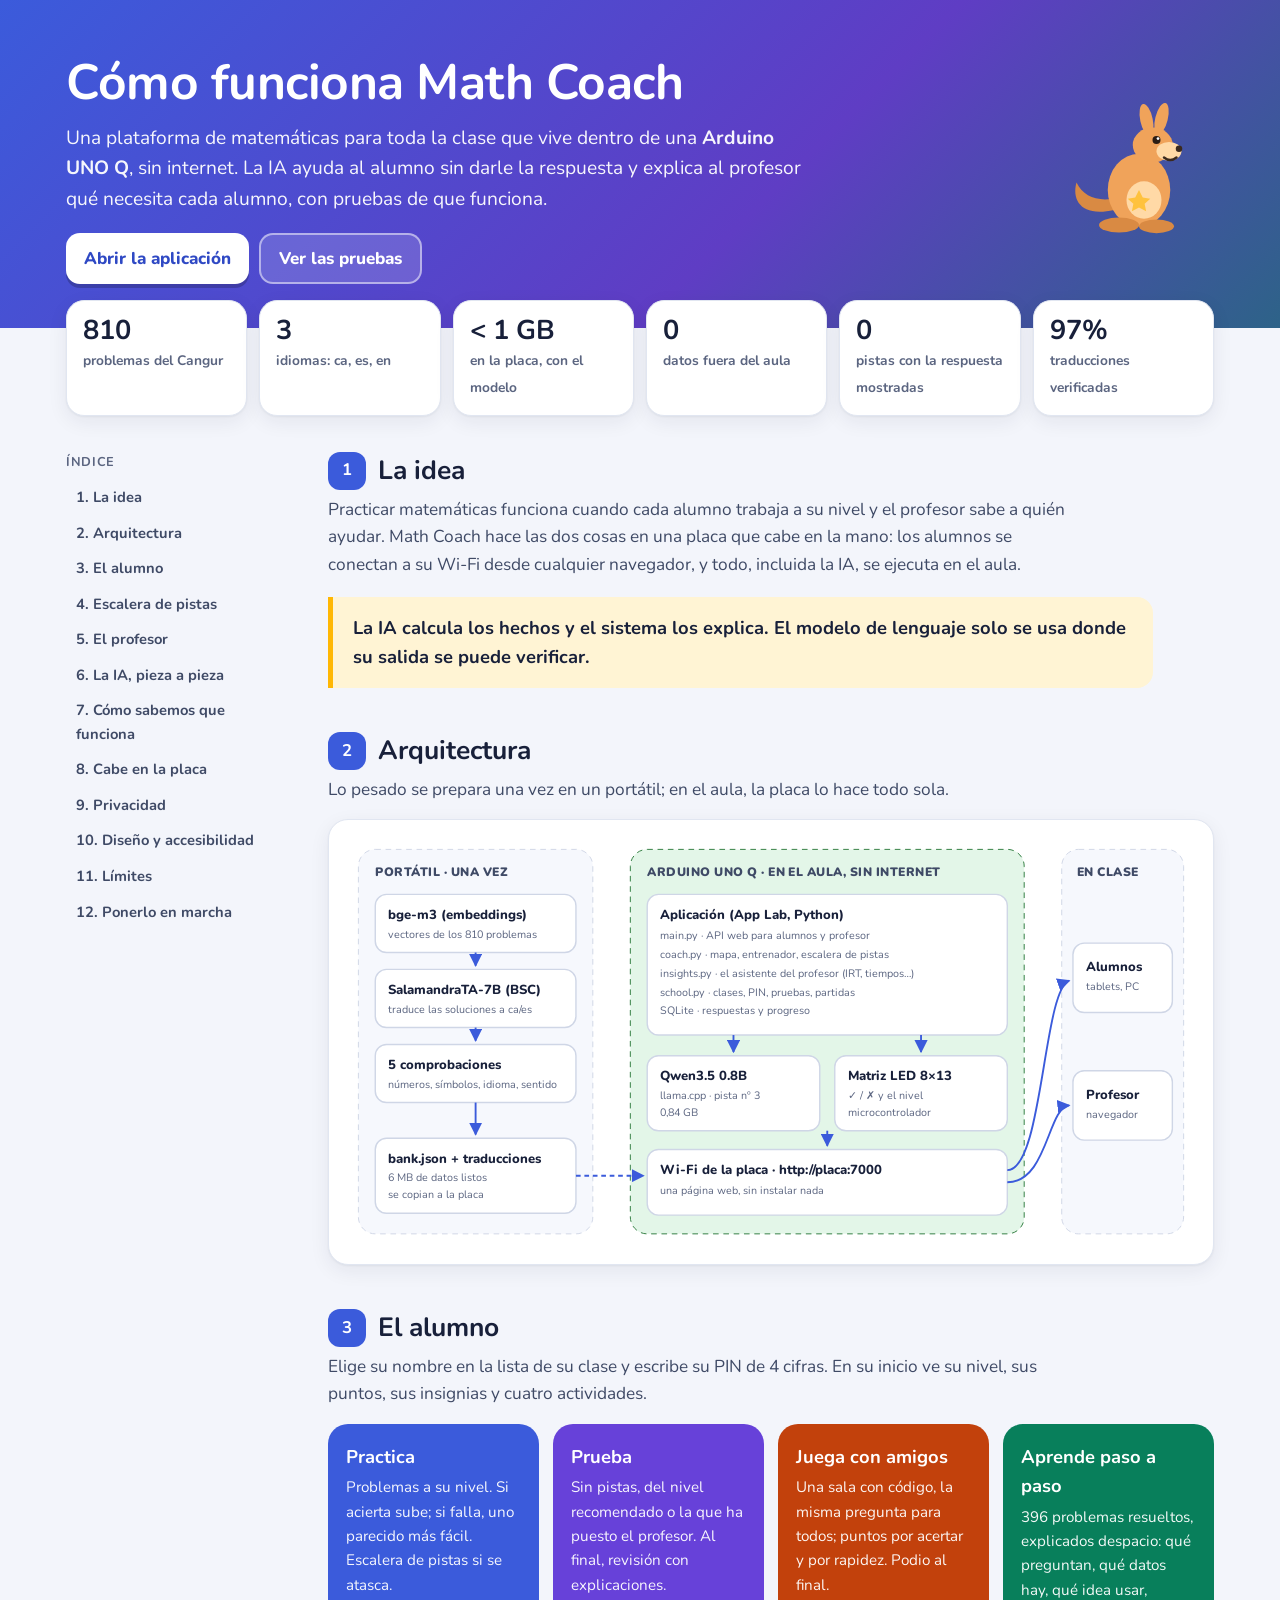
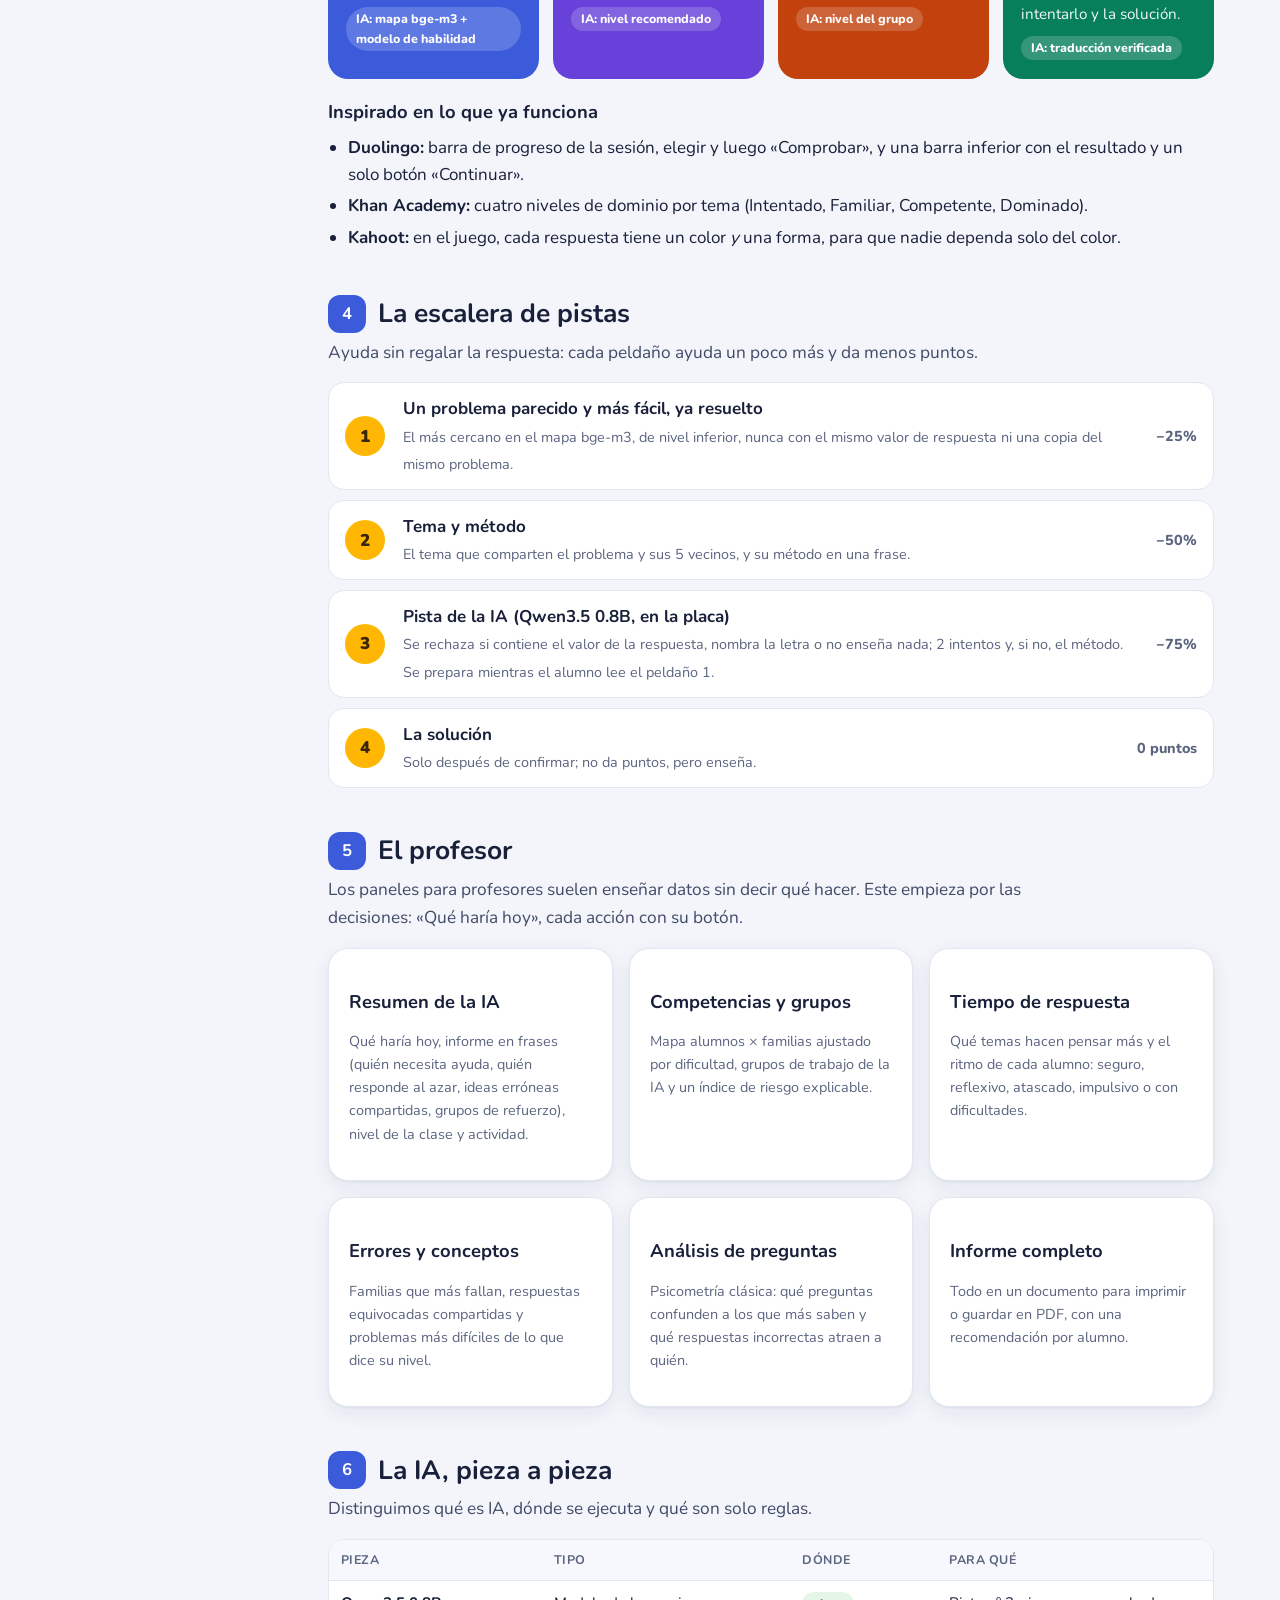
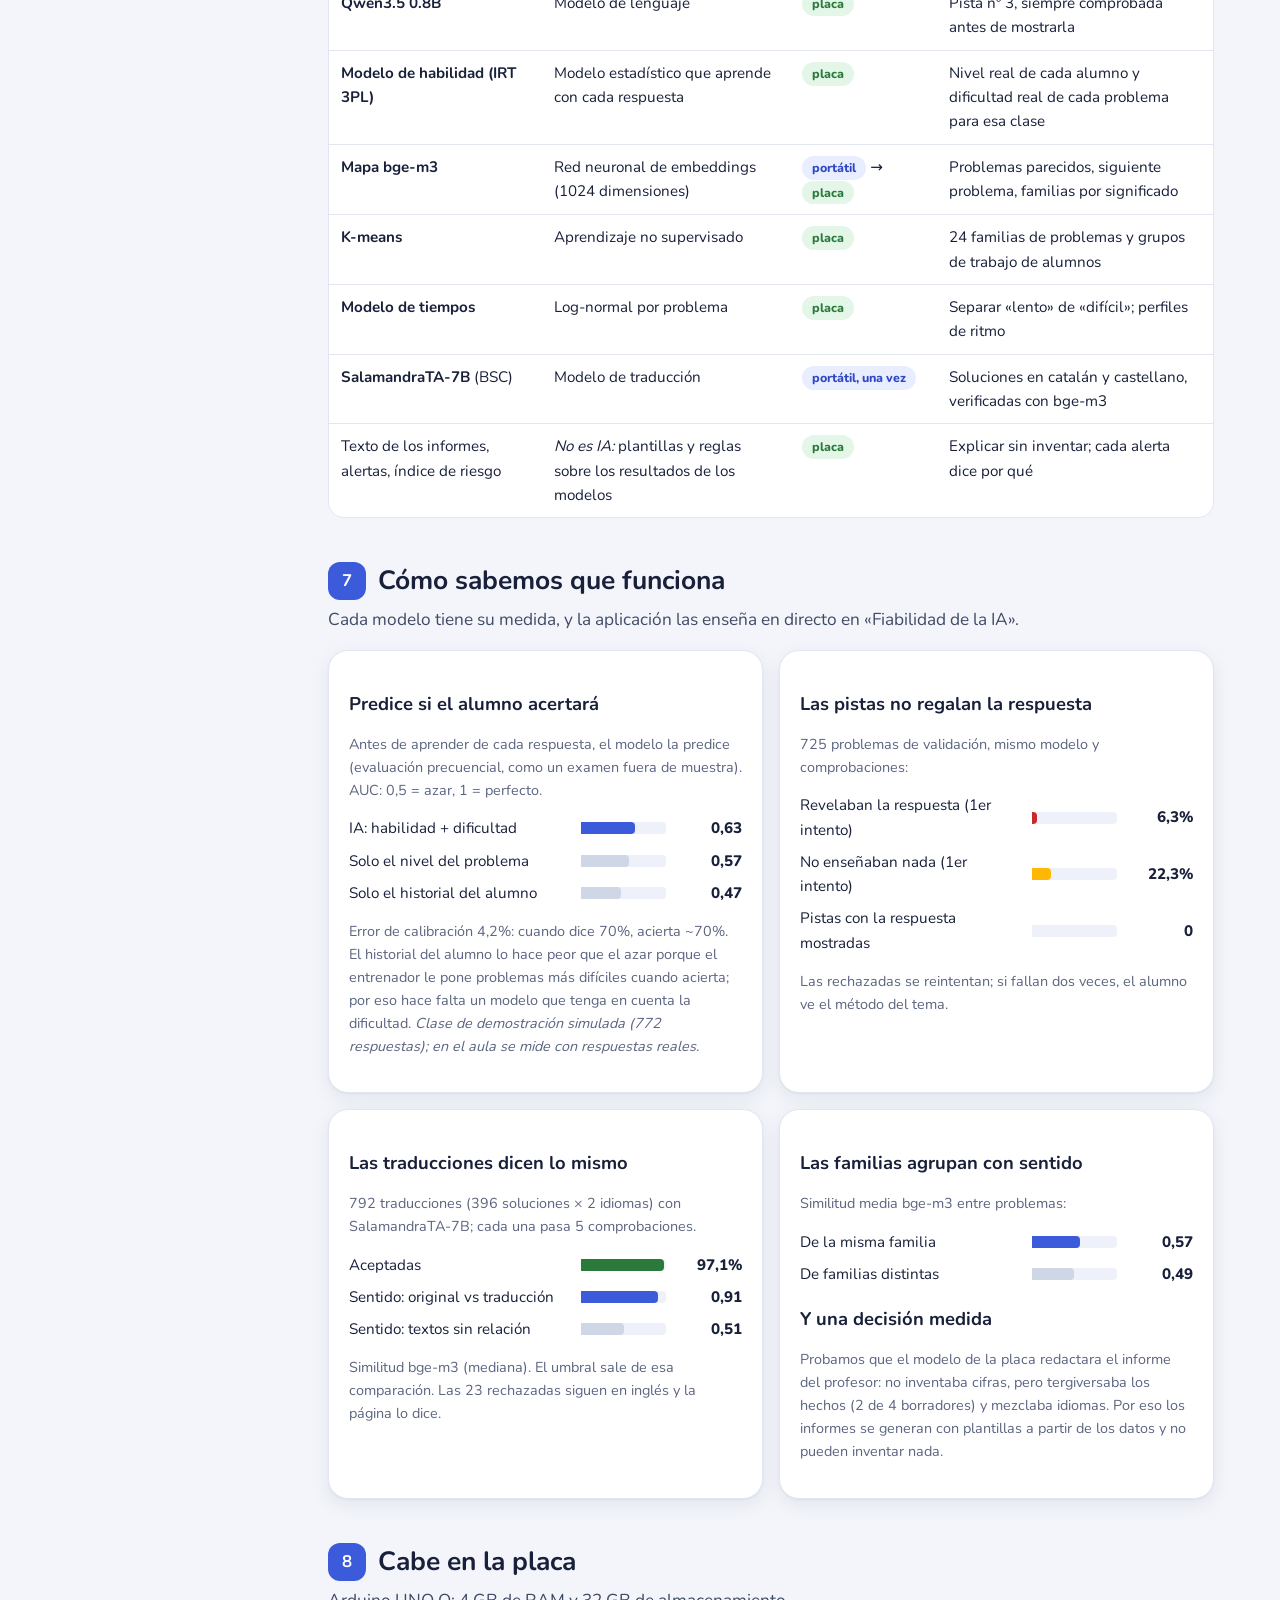
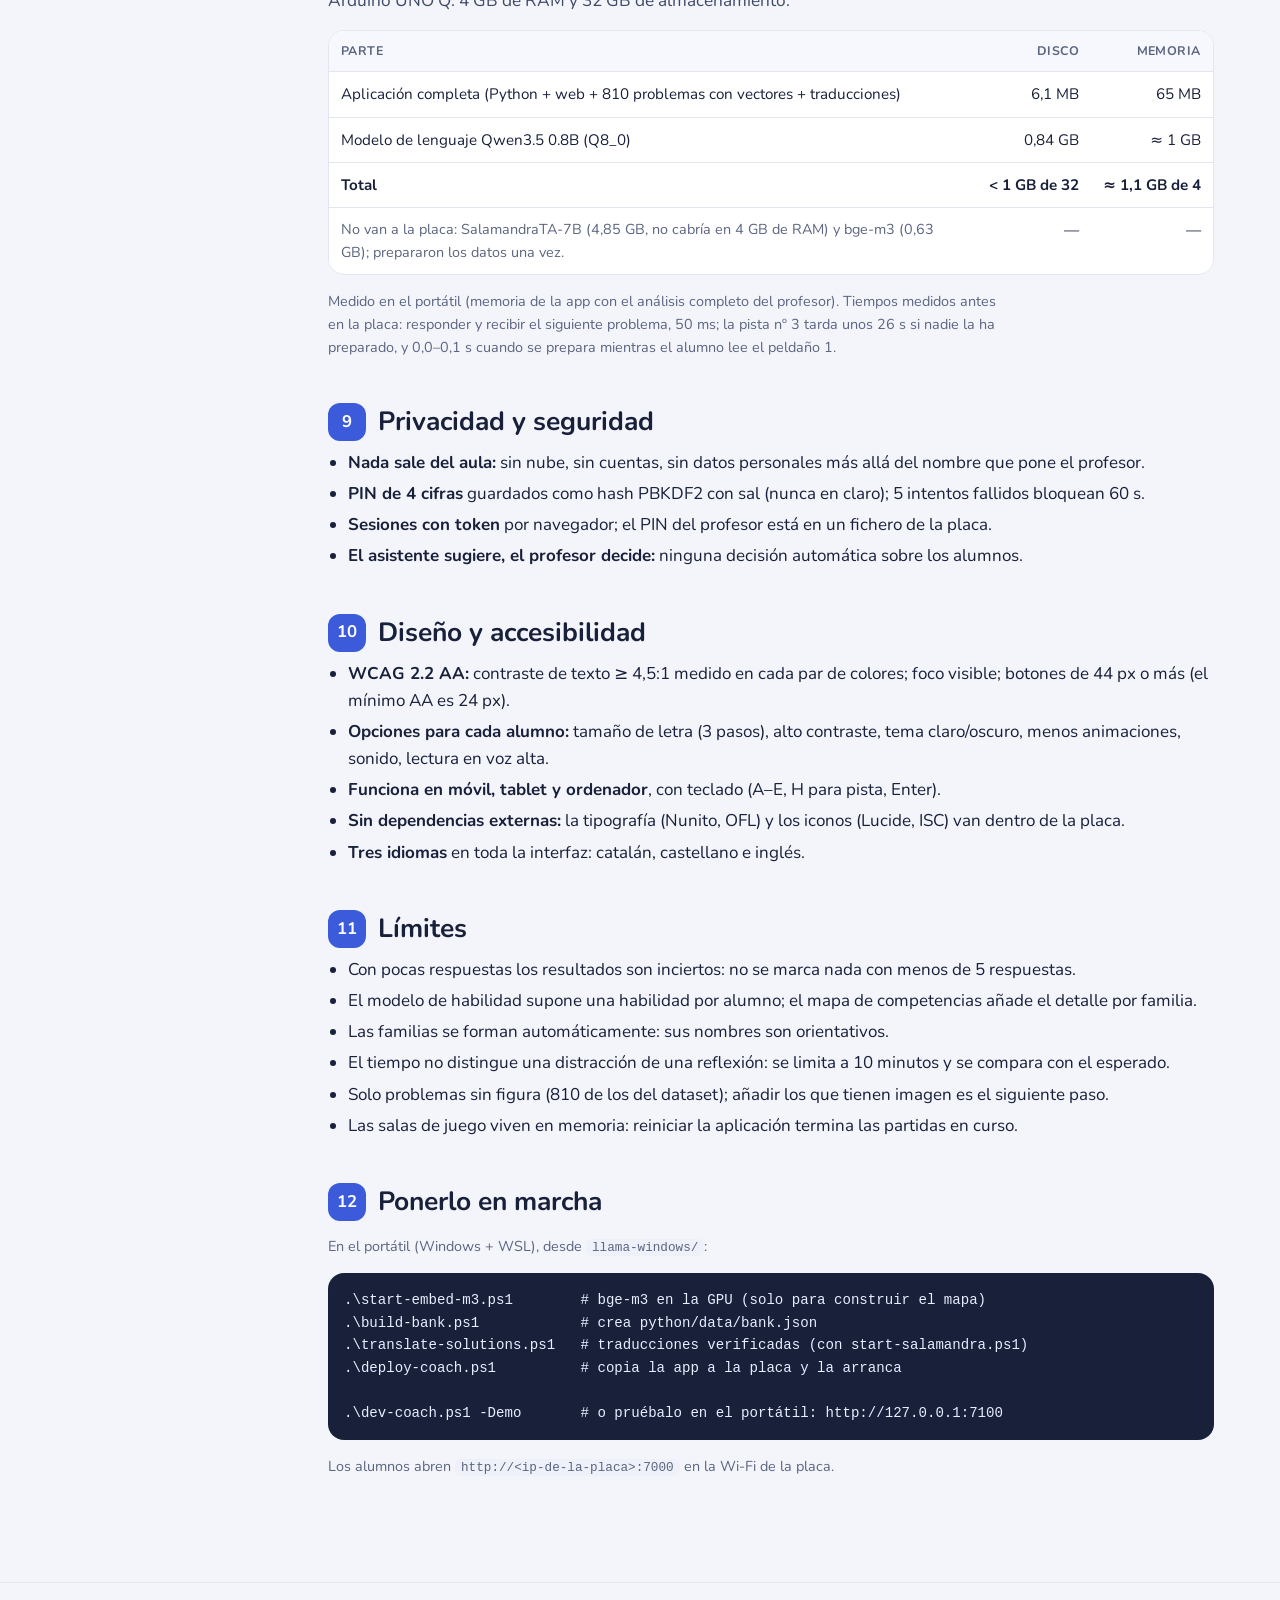
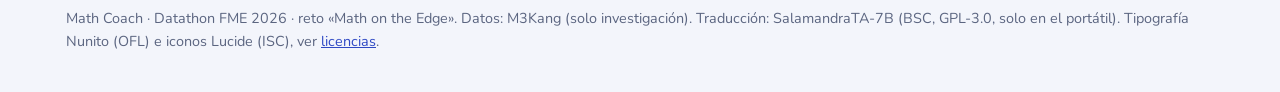
<file: teach/app/math-coach/assets/como-funciona.html>
<!doctype html>
<html lang="es">
<head>
<meta charset="utf-8">
<meta name="viewport" content="width=device-width, initial-scale=1">
<title>Cómo funciona Math Coach</title>
<meta name="description" content="Math Coach: plataforma de matemáticas para toda la clase con IA que funciona dentro de una Arduino UNO Q, sin internet.">
<style>
@font-face { font-family: "Nunito"; font-style: normal; font-display: swap; font-weight: 200 1000;
  src: url("fonts/nunito-latin-wght-normal.woff2") format("woff2-variations"); unicode-range: U+0000-00FF, U+0131, U+0152-0153, U+2000-206F, U+20AC, U+2122, U+2190-2193, U+2212; }
@font-face { font-family: "Nunito"; font-style: normal; font-display: swap; font-weight: 200 1000;
  src: url("fonts/nunito-latin-ext-wght-normal.woff2") format("woff2-variations"); unicode-range: U+0100-02FF, U+1E00-1EFF, U+2C60-2C7F, U+A720-A7FF; }
:root {
  --bg: #f3f5fb; --surface: #ffffff; --surface-2: #f6f8fd; --surface-3: #eef1f9; --ink: #18203a; --ink-2: #3f4a66; --muted: #5b6580;
  --line: #e1e6f1; --line-2: #cfd6e6; --brand: #3b5bdb; --brand-ink: #2f49c4; --brand-soft: #e8edff; --good: #2b7a3b; --good-soft: #e3f6e8;
  --bad: #c92a2a; --bad-soft: #fde8ef; --sun: #ffb703; --sun-soft: #fff4d4; --sun-ink: #8a5a00; --test: #6741d9; --game: #c2410c; --learn: #087f5b;
  --shadow: 0 1px 2px rgba(24, 32, 58, .05), 0 6px 20px rgba(24, 32, 58, .07);
  --font: "Nunito", ui-rounded, "Segoe UI", system-ui, -apple-system, Roboto, Arial, sans-serif; color-scheme: light;
}
@media (prefers-color-scheme: dark) {
  :root:not([data-theme="light"]) {
    --bg: #0f1424; --surface: #182036; --surface-2: #1d2640; --surface-3: #232d4b; --ink: #eef1fb; --ink-2: #c3cae0; --muted: #a3abc4;
    --line: #2a3452; --line-2: #39456a; --brand: #7591ff; --brand-ink: #9fb2ff; --brand-soft: #23305e; --good: #51cf66; --good-soft: #17351f;
    --bad: #ff8787; --bad-soft: #3d1a29; --sun-soft: #3b3115; --sun-ink: #ffd677; --shadow: 0 1px 2px rgba(0,0,0,.3), 0 6px 20px rgba(0,0,0,.25); color-scheme: dark;
  }
}
:root[data-theme="dark"] {
  --bg: #0f1424; --surface: #182036; --surface-2: #1d2640; --surface-3: #232d4b; --ink: #eef1fb; --ink-2: #c3cae0; --muted: #a3abc4;
  --line: #2a3452; --line-2: #39456a; --brand: #7591ff; --brand-ink: #9fb2ff; --brand-soft: #23305e; --good: #51cf66; --good-soft: #17351f;
  --bad: #ff8787; --bad-soft: #3d1a29; --sun-soft: #3b3115; --sun-ink: #ffd677; --shadow: 0 1px 2px rgba(0,0,0,.3), 0 6px 20px rgba(0,0,0,.25); color-scheme: dark;
}
* { box-sizing: border-box; }
html { scroll-behavior: smooth; }
@media (prefers-reduced-motion: reduce) { html { scroll-behavior: auto; } }
body { margin: 0; font-family: var(--font); color: var(--ink); background: var(--bg); line-height: 1.6; font-size: 17px; }
a { color: var(--brand-ink); }
.wrap { max-width: 1180px; margin: 0 auto; padding: 0 16px; }
header.hero { background: linear-gradient(135deg, #3b5bdb 0%, #5f3dc4 60%, #087f5b 130%); color: #fff; padding: 56px 0 44px; }
.hero .wrap { display: grid; grid-template-columns: 1fr auto; gap: 24px; align-items: center; }
.hero h1 { font-size: clamp(2rem, 5vw, 3.1rem); line-height: 1.1; margin: 0 0 12px; letter-spacing: -.01em; }
.hero p { font-size: 1.2rem; max-width: 62ch; margin: 0 0 18px; opacity: .95; }
.hero svg { width: 150px; height: 150px; }
.hero .cta { display: flex; gap: 10px; flex-wrap: wrap; }
.btn { display: inline-flex; align-items: center; gap: 8px; min-height: 44px; padding: 10px 18px; border-radius: 14px; font-weight: 800; text-decoration: none;
  background: #fff; color: #2f49c4; box-shadow: 0 4px 0 rgba(0, 0, 0, .2); }
.btn.ghost { background: rgba(255, 255, 255, .15); color: #fff; box-shadow: none; border: 2px solid rgba(255, 255, 255, .5); }
@media (max-width: 700px) { .hero .wrap { grid-template-columns: 1fr; } .hero svg { display: none; } }
.kpis { display: grid; grid-template-columns: repeat(6, minmax(0, 1fr)); gap: 12px; margin: -28px 0 0; position: relative; }
@media (max-width: 960px) { .kpis { grid-template-columns: repeat(3, minmax(0, 1fr)); } }
@media (max-width: 520px) { .kpis { grid-template-columns: repeat(2, minmax(0, 1fr)); } }
.kpi { background: var(--surface); border: 1px solid var(--line); border-radius: 18px; padding: 14px 16px; box-shadow: var(--shadow); }
.kpi b { display: block; font-size: 1.7rem; line-height: 1.15; font-variant-numeric: tabular-nums; }
.kpi span { color: var(--muted); font-size: .86rem; font-weight: 700; }
.layout { display: grid; grid-template-columns: 230px minmax(0, 1fr); gap: 32px; margin: 36px auto 60px; }
@media (max-width: 900px) { .layout { grid-template-columns: 1fr; } nav.toc { display: none; } }
nav.toc { position: sticky; top: 16px; align-self: start; font-size: .92rem; }
nav.toc b { display: block; margin-bottom: 8px; color: var(--muted); font-size: .8rem; text-transform: uppercase; letter-spacing: .05em; }
nav.toc a { display: block; padding: 6px 10px; border-radius: 10px; color: var(--ink-2); text-decoration: none; font-weight: 700; }
nav.toc a:hover { background: var(--surface-3); }
section { margin-bottom: 44px; scroll-margin-top: 16px; }
h2 { font-size: 1.65rem; line-height: 1.2; margin: 0 0 6px; display: flex; gap: 12px; align-items: center; }
h2 .n { width: 38px; height: 38px; border-radius: 12px; background: var(--brand); color: #fff; display: grid; place-items: center; font-size: 1.05rem; flex: none; }
h3 { font-size: 1.15rem; margin: 18px 0 6px; }
.lead { color: var(--ink-2); font-size: 1.08rem; margin: 0 0 16px; max-width: 75ch; }
p { max-width: 75ch; }
.card { background: var(--surface); border: 1px solid var(--line); border-radius: 20px; padding: 20px; box-shadow: var(--shadow); }
.grid2 { display: grid; gap: 16px; grid-template-columns: repeat(2, minmax(0, 1fr)); }
.grid3 { display: grid; gap: 16px; grid-template-columns: repeat(3, minmax(0, 1fr)); }
.grid4 { display: grid; gap: 14px; grid-template-columns: repeat(4, minmax(0, 1fr)); }
@media (max-width: 860px) { .grid2, .grid3, .grid4 { grid-template-columns: 1fr; } }
.quote { border-left: 5px solid var(--sun); background: var(--sun-soft); color: var(--ink); padding: 16px 20px; border-radius: 0 16px 16px 0; font-size: 1.15rem; font-weight: 700; }
.act { border-radius: 20px; padding: 18px; color: #fff; }
.act b { font-size: 1.15rem; display: block; margin-bottom: 4px; }
.act p { margin: 0; font-size: .95rem; opacity: .95; }
.act .ai { display: inline-block; margin-top: 10px; font-size: .78rem; font-weight: 800; background: rgba(255,255,255,.18); border-radius: 99px; padding: 2px 10px; }
.a1 { background: #3b5bdb; } .a2 { background: #6741d9; } .a3 { background: #c2410c; } .a4 { background: #087f5b; }
table { width: 100%; border-collapse: collapse; font-size: .95rem; background: var(--surface); }
.tw { overflow-x: auto; border: 1px solid var(--line); border-radius: 16px; }
th { text-align: left; font-size: .78rem; text-transform: uppercase; letter-spacing: .04em; color: var(--muted); background: var(--surface-2); padding: 10px 12px; border-bottom: 1px solid var(--line); }
td { padding: 10px 12px; border-bottom: 1px solid var(--line); vertical-align: top; }
tr:last-child td { border-bottom: 0; }
td.num, th.num { text-align: right; font-variant-numeric: tabular-nums; white-space: nowrap; }
.tag { display: inline-block; font-size: .78rem; font-weight: 800; border-radius: 99px; padding: 2px 10px; background: var(--surface-3); color: var(--ink-2); white-space: nowrap; }
.tag.board { background: var(--good-soft); color: var(--good); } .tag.laptop { background: var(--brand-soft); color: var(--brand-ink); }
.ladder { display: grid; gap: 10px; }
.rung { display: grid; grid-template-columns: 44px 1fr auto; gap: 14px; align-items: center; background: var(--surface); border: 1px solid var(--line); border-radius: 16px; padding: 12px 16px; }
.rung .k { width: 40px; height: 40px; border-radius: 50%; background: var(--sun); color: #3a2600; display: grid; place-items: center; font-weight: 900; }
.rung .c { font-weight: 800; color: var(--muted); font-size: .9rem; }
.bar { height: 12px; background: var(--surface-3); border-radius: 0 4px 4px 0; overflow: hidden; }
.bar i { display: block; height: 100%; background: var(--brand); border-radius: 0 4px 4px 0; }
.metric { display: grid; grid-template-columns: 220px 1fr 64px; gap: 12px; align-items: center; margin: 8px 0; font-size: .95rem; }
.metric .v { font-weight: 800; text-align: right; font-variant-numeric: tabular-nums; }
@media (max-width: 600px) { .metric { grid-template-columns: 1fr 64px; } .metric .bar { grid-column: 1 / -1; grid-row: 2; } }
.diagram { width: 100%; height: auto; display: block; }
.diagram .box { fill: var(--surface); stroke: var(--line-2); stroke-width: 1.5; }
.diagram .zone { fill: var(--surface-2); stroke: var(--line-2); stroke-dasharray: 6 5; }
.diagram .zone.board { fill: var(--good-soft); stroke: var(--good); }
.diagram text { fill: var(--ink); font-family: var(--font); font-size: 13px; }
.diagram .t { font-weight: 800; font-size: 14px; }
.diagram .s { fill: var(--muted); font-size: 11.5px; }
.diagram .z { font-weight: 900; font-size: 13px; fill: var(--ink-2); letter-spacing: .04em; }
.diagram .arrow { stroke: var(--brand); stroke-width: 2; fill: none; marker-end: url(#ah); }
.diagram .arrow.dash { stroke-dasharray: 5 4; }
.diagram #ah path { fill: var(--brand); }
.note { font-size: .9rem; color: var(--muted); }
ul.clean { padding-left: 20px; margin: 8px 0; } ul.clean li { margin: 4px 0; }
code { font-family: ui-monospace, Consolas, monospace; font-size: .88em; background: var(--surface-3); padding: 1px 6px; border-radius: 6px; }
pre { background: #18203a; color: #e8edff; padding: 16px; border-radius: 16px; overflow-x: auto; font-size: .88rem; }
footer { border-top: 1px solid var(--line); padding: 24px 0 40px; color: var(--muted); font-size: .9rem; }
:focus-visible { outline: 3px solid var(--brand); outline-offset: 2px; border-radius: 8px; }
@media print { header.hero { background: #3b5bdb !important; -webkit-print-color-adjust: exact; print-color-adjust: exact; } nav.toc { display: none; } .layout { display: block; } section { break-inside: avoid-page; } }
</style>
</head>
<body>
<svg width="0" height="0" style="position:absolute" aria-hidden="true">
  <symbol id="roo" viewBox="0 0 120 120">
    <path d="M40 92 C 14 98, 6 84, 10 70 C 16 82, 28 86, 44 82 Z" fill="#d98a43"/>
    <ellipse cx="60" cy="76" rx="25" ry="29" fill="#f0a35a"/><ellipse cx="64" cy="84" rx="14" ry="15" fill="#ffd9a6"/>
    <ellipse cx="44" cy="104" rx="16" ry="6" fill="#d98a43"/><ellipse cx="74" cy="105" rx="14" ry="5.5" fill="#d98a43"/>
    <ellipse cx="66" cy="20" rx="5" ry="13" fill="#f0a35a" transform="rotate(-12 66 20)"/><ellipse cx="78" cy="19" rx="5" ry="13" fill="#f0a35a" transform="rotate(14 78 19)"/>
    <ellipse cx="71" cy="40" rx="16" ry="14" fill="#f0a35a"/><ellipse cx="84" cy="45" rx="10" ry="7.5" fill="#ffd9a6"/>
    <circle cx="92" cy="43" r="2.6" fill="#3b2a1e"/><circle cx="74" cy="36" r="3.2" fill="#2b1d14"/><circle cx="75.2" cy="34.8" r="1.1" fill="#fff"/>
    <path d="M80 50 q 5 4 10 0" stroke="#3b2a1e" stroke-width="2" fill="none" stroke-linecap="round"/>
    <path d="M60 76 l3 6 l6 1 l-4.5 4 l1.2 6 l-5.7 -3 l-5.7 3 l1.2 -6 l-4.5 -4 l6 -1 z" fill="#ffc23d"/>
  </symbol>
</svg>

<header class="hero">
  <div class="wrap">
    <div>
      <h1>Cómo funciona Math Coach</h1>
      <p>Una plataforma de matemáticas para toda la clase que vive dentro de una <b>Arduino UNO Q</b>, sin internet. La IA ayuda al
        alumno sin darle la respuesta y explica al profesor qué necesita cada alumno, con pruebas de que funciona.</p>
      <div class="cta"><a class="btn" href="./">Abrir la aplicación</a><a class="btn ghost" href="#evidencia">Ver las pruebas</a></div>
    </div>
    <svg aria-hidden="true"><use href="#roo"/></svg>
  </div>
</header>

<div class="wrap">
  <div class="kpis" aria-label="Cifras clave">
    <div class="kpi"><b>810</b><span>problemas del Cangur</span></div>
    <div class="kpi"><b>3</b><span>idiomas: ca, es, en</span></div>
    <div class="kpi"><b>&lt; 1 GB</b><span>en la placa, con el modelo</span></div>
    <div class="kpi"><b>0</b><span>datos fuera del aula</span></div>
    <div class="kpi"><b>0</b><span>pistas con la respuesta mostradas</span></div>
    <div class="kpi"><b>97%</b><span>traducciones verificadas</span></div>
  </div>

  <div class="layout">
    <nav class="toc" aria-label="Índice">
      <b>Índice</b>
      <a href="#idea">1. La idea</a><a href="#arquitectura">2. Arquitectura</a><a href="#alumno">3. El alumno</a><a href="#pistas">4. Escalera de pistas</a>
      <a href="#profe">5. El profesor</a><a href="#ia">6. La IA, pieza a pieza</a><a href="#evidencia">7. Cómo sabemos que funciona</a>
      <a href="#placa">8. Cabe en la placa</a><a href="#privacidad">9. Privacidad</a><a href="#diseno">10. Diseño y accesibilidad</a>
      <a href="#limites">11. Límites</a><a href="#uso">12. Ponerlo en marcha</a>
    </nav>

    <main>
      <section id="idea">
        <h2><span class="n">1</span>La idea</h2>
        <p class="lead">Practicar matemáticas funciona cuando cada alumno trabaja a su nivel y el profesor sabe a quién ayudar. Math Coach hace las dos cosas en una
          placa que cabe en la mano: los alumnos se conectan a su Wi-Fi desde cualquier navegador, y todo, incluida la IA, se ejecuta en el aula.</p>
        <p class="quote">La IA calcula los hechos y el sistema los explica. El modelo de lenguaje solo se usa donde su salida se puede verificar.</p>
      </section>

      <section id="arquitectura">
        <h2><span class="n">2</span>Arquitectura</h2>
        <p class="lead">Lo pesado se prepara una vez en un portátil; en el aula, la placa lo hace todo sola.</p>
        <div class="card">
          <svg class="diagram" viewBox="0 0 900 430" role="img" aria-label="Diagrama: el portátil prepara los datos una vez; la placa sirve la aplicación, el modelo de lenguaje y la matriz LED a los alumnos y al profesor por Wi-Fi.">
            <defs><marker id="ah" viewBox="0 0 10 10" refX="9" refY="5" markerWidth="7" markerHeight="7" orient="auto-start-reverse"><path d="M0 0 10 5 0 10z"/></marker></defs>
            <rect class="zone" x="10" y="10" width="250" height="410" rx="18"/>
            <text class="z" x="28" y="38">PORTÁTIL · UNA VEZ</text>
            <rect class="box" x="28" y="58" width="214" height="62" rx="12"/><text class="t" x="42" y="84">bge-m3 (embeddings)</text><text class="s" x="42" y="104">vectores de los 810 problemas</text>
            <rect class="box" x="28" y="138" width="214" height="62" rx="12"/><text class="t" x="42" y="164">SalamandraTA-7B (BSC)</text><text class="s" x="42" y="184">traduce las soluciones a ca/es</text>
            <rect class="box" x="28" y="218" width="214" height="62" rx="12"/><text class="t" x="42" y="244">5 comprobaciones</text><text class="s" x="42" y="264">números, símbolos, idioma, sentido</text>
            <rect class="box" x="28" y="318" width="214" height="80" rx="12"/><text class="t" x="42" y="344">bank.json + traducciones</text><text class="s" x="42" y="364">6 MB de datos listos</text><text class="s" x="42" y="382">se copian a la placa</text>
            <path class="arrow" d="M135 120v14"/><path class="arrow" d="M135 200v14"/><path class="arrow" d="M135 280v34"/>
            <rect class="zone board" x="300" y="10" width="420" height="410" rx="18"/>
            <text class="z" x="318" y="38">ARDUINO UNO Q · EN EL AULA, SIN INTERNET</text>
            <rect class="box" x="318" y="58" width="384" height="150" rx="12"/><text class="t" x="332" y="84">Aplicación (App Lab, Python)</text>
            <text class="s" x="332" y="106">main.py · API web para alumnos y profesor</text><text class="s" x="332" y="126">coach.py · mapa, entrenador, escalera de pistas</text>
            <text class="s" x="332" y="146">insights.py · el asistente del profesor (IRT, tiempos…)</text><text class="s" x="332" y="166">school.py · clases, PIN, pruebas, partidas</text>
            <text class="s" x="332" y="186">SQLite · respuestas y progreso</text>
            <rect class="box" x="318" y="230" width="184" height="80" rx="12"/><text class="t" x="332" y="256">Qwen3.5 0.8B</text><text class="s" x="332" y="276">llama.cpp · pista nº 3</text><text class="s" x="332" y="294">0,84 GB</text>
            <rect class="box" x="518" y="230" width="184" height="80" rx="12"/><text class="t" x="532" y="256">Matriz LED 8×13</text><text class="s" x="532" y="276">✓ / ✗ y el nivel</text><text class="s" x="532" y="294">microcontrolador</text>
            <rect class="box" x="318" y="330" width="384" height="70" rx="12"/><text class="t" x="332" y="356">Wi-Fi de la placa · http://placa:7000</text><text class="s" x="332" y="378">una página web, sin instalar nada</text>
            <path class="arrow" d="M410 208v18"/><path class="arrow" d="M610 208v18"/><path class="arrow" d="M510 310v16"/>
            <path class="arrow dash" d="M242 358h72"/>
            <rect class="zone" x="760" y="10" width="130" height="410" rx="18"/><text class="z" x="776" y="38">EN CLASE</text>
            <rect class="box" x="772" y="110" width="106" height="74" rx="12"/><text class="t" x="786" y="140">Alumnos</text><text class="s" x="786" y="160">tablets, PC</text>
            <rect class="box" x="772" y="246" width="106" height="74" rx="12"/><text class="t" x="786" y="276">Profesor</text><text class="s" x="786" y="296">navegador</text>
            <path class="arrow" d="M702 352 C 740 352 740 160 768 150" /><path class="arrow" d="M702 365 C 745 365 745 285 768 283"/>
          </svg>
        </div>
      </section>

      <section id="alumno">
        <h2><span class="n">3</span>El alumno</h2>
        <p class="lead">Elige su nombre en la lista de su clase y escribe su PIN de 4 cifras. En su inicio ve su nivel, sus puntos, sus insignias y cuatro actividades.</p>
        <div class="grid4">
          <div class="act a1"><b>Practica</b><p>Problemas a su nivel. Si acierta sube; si falla, uno parecido más fácil. Escalera de pistas si se atasca.</p><span class="ai">IA: mapa bge-m3 + modelo de habilidad</span></div>
          <div class="act a2"><b>Prueba</b><p>Sin pistas, del nivel recomendado o la que ha puesto el profesor. Al final, revisión con explicaciones.</p><span class="ai">IA: nivel recomendado</span></div>
          <div class="act a3"><b>Juega con amigos</b><p>Una sala con código, la misma pregunta para todos; puntos por acertar y por rapidez. Podio al final.</p><span class="ai">IA: nivel del grupo</span></div>
          <div class="act a4"><b>Aprende paso a paso</b><p>396 problemas resueltos, explicados despacio: qué preguntan, qué datos hay, qué idea usar, intentarlo y la solución.</p><span class="ai">IA: traducción verificada</span></div>
        </div>
        <h3>Inspirado en lo que ya funciona</h3>
        <ul class="clean">
          <li><b>Duolingo:</b> barra de progreso de la sesión, elegir y luego «Comprobar», y una barra inferior con el resultado y un solo botón «Continuar».</li>
          <li><b>Khan Academy:</b> cuatro niveles de dominio por tema (Intentado, Familiar, Competente, Dominado).</li>
          <li><b>Kahoot:</b> en el juego, cada respuesta tiene un color <i>y</i> una forma, para que nadie dependa solo del color.</li>
        </ul>
      </section>

      <section id="pistas">
        <h2><span class="n">4</span>La escalera de pistas</h2>
        <p class="lead">Ayuda sin regalar la respuesta: cada peldaño ayuda un poco más y da menos puntos.</p>
        <div class="ladder">
          <div class="rung"><span class="k">1</span><div><b>Un problema parecido y más fácil, ya resuelto</b><br><span class="note">El más cercano en el mapa bge-m3, de nivel inferior, nunca con el mismo valor de respuesta ni una copia del mismo problema.</span></div><span class="c">−25%</span></div>
          <div class="rung"><span class="k">2</span><div><b>Tema y método</b><br><span class="note">El tema que comparten el problema y sus 5 vecinos, y su método en una frase.</span></div><span class="c">−50%</span></div>
          <div class="rung"><span class="k">3</span><div><b>Pista de la IA (Qwen3.5 0.8B, en la placa)</b><br><span class="note">Se rechaza si contiene el valor de la respuesta, nombra la letra o no enseña nada; 2 intentos y, si no, el método. Se prepara mientras el alumno lee el peldaño 1.</span></div><span class="c">−75%</span></div>
          <div class="rung"><span class="k">4</span><div><b>La solución</b><br><span class="note">Solo después de confirmar; no da puntos, pero enseña.</span></div><span class="c">0 puntos</span></div>
        </div>
      </section>

      <section id="profe">
        <h2><span class="n">5</span>El profesor</h2>
        <p class="lead">Los paneles para profesores suelen enseñar datos sin decir qué hacer. Este empieza por las decisiones: «Qué haría hoy», cada acción con su botón.</p>
        <div class="grid3">
          <div class="card"><h3>Resumen de la IA</h3><p class="note">Qué haría hoy, informe en frases (quién necesita ayuda, quién responde al azar, ideas erróneas compartidas, grupos de refuerzo), nivel de la clase y actividad.</p></div>
          <div class="card"><h3>Competencias y grupos</h3><p class="note">Mapa alumnos × familias ajustado por dificultad, grupos de trabajo de la IA y un índice de riesgo explicable.</p></div>
          <div class="card"><h3>Tiempo de respuesta</h3><p class="note">Qué temas hacen pensar más y el ritmo de cada alumno: seguro, reflexivo, atascado, impulsivo o con dificultades.</p></div>
          <div class="card"><h3>Errores y conceptos</h3><p class="note">Familias que más fallan, respuestas equivocadas compartidas y problemas más difíciles de lo que dice su nivel.</p></div>
          <div class="card"><h3>Análisis de preguntas</h3><p class="note">Psicometría clásica: qué preguntas confunden a los que más saben y qué respuestas incorrectas atraen a quién.</p></div>
          <div class="card"><h3>Informe completo</h3><p class="note">Todo en un documento para imprimir o guardar en PDF, con una recomendación por alumno.</p></div>
        </div>
      </section>

      <section id="ia">
        <h2><span class="n">6</span>La IA, pieza a pieza</h2>
        <p class="lead">Distinguimos qué es IA, dónde se ejecuta y qué son solo reglas.</p>
        <div class="tw"><table>
          <thead><tr><th>Pieza</th><th>Tipo</th><th>Dónde</th><th>Para qué</th></tr></thead>
          <tbody>
            <tr><td><b>Qwen3.5 0.8B</b></td><td>Modelo de lenguaje</td><td><span class="tag board">placa</span></td><td>Pista nº 3, siempre comprobada antes de mostrarla</td></tr>
            <tr><td><b>Modelo de habilidad (IRT 3PL)</b></td><td>Modelo estadístico que aprende con cada respuesta</td><td><span class="tag board">placa</span></td><td>Nivel real de cada alumno y dificultad real de cada problema para esa clase</td></tr>
            <tr><td><b>Mapa bge-m3</b></td><td>Red neuronal de embeddings (1024 dimensiones)</td><td><span class="tag laptop">portátil</span> → <span class="tag board">placa</span></td><td>Problemas parecidos, siguiente problema, familias por significado</td></tr>
            <tr><td><b>K-means</b></td><td>Aprendizaje no supervisado</td><td><span class="tag board">placa</span></td><td>24 familias de problemas y grupos de trabajo de alumnos</td></tr>
            <tr><td><b>Modelo de tiempos</b></td><td>Log-normal por problema</td><td><span class="tag board">placa</span></td><td>Separar «lento» de «difícil»; perfiles de ritmo</td></tr>
            <tr><td><b>SalamandraTA-7B</b> (BSC)</td><td>Modelo de traducción</td><td><span class="tag laptop">portátil, una vez</span></td><td>Soluciones en catalán y castellano, verificadas con bge-m3</td></tr>
            <tr><td>Texto de los informes, alertas, índice de riesgo</td><td><i>No es IA:</i> plantillas y reglas sobre los resultados de los modelos</td><td><span class="tag board">placa</span></td><td>Explicar sin inventar; cada alerta dice por qué</td></tr>
          </tbody></table></div>
      </section>

      <section id="evidencia">
        <h2><span class="n">7</span>Cómo sabemos que funciona</h2>
        <p class="lead">Cada modelo tiene su medida, y la aplicación las enseña en directo en «Fiabilidad de la IA».</p>
        <div class="grid2">
          <div class="card">
            <h3>Predice si el alumno acertará</h3>
            <p class="note">Antes de aprender de cada respuesta, el modelo la predice (evaluación precuencial, como un examen fuera de muestra). AUC: 0,5 = azar, 1 = perfecto.</p>
            <div class="metric"><span>IA: habilidad + dificultad</span><div class="bar"><i style="width:63%"></i></div><span class="v">0,63</span></div>
            <div class="metric"><span>Solo el nivel del problema</span><div class="bar"><i style="width:57%;background:var(--line-2)"></i></div><span class="v">0,57</span></div>
            <div class="metric"><span>Solo el historial del alumno</span><div class="bar"><i style="width:47%;background:var(--line-2)"></i></div><span class="v">0,47</span></div>
            <p class="note">Error de calibración 4,2%: cuando dice 70%, acierta ~70%. El historial del alumno lo hace peor que el azar porque el entrenador le pone problemas más difíciles cuando acierta; por eso hace falta un modelo que tenga en cuenta la dificultad. <i>Clase de demostración simulada (772 respuestas); en el aula se mide con respuestas reales.</i></p>
          </div>
          <div class="card">
            <h3>Las pistas no regalan la respuesta</h3>
            <p class="note">725 problemas de validación, mismo modelo y comprobaciones:</p>
            <div class="metric"><span>Revelaban la respuesta (1er intento)</span><div class="bar"><i style="width:6.3%;background:var(--bad)"></i></div><span class="v">6,3%</span></div>
            <div class="metric"><span>No enseñaban nada (1er intento)</span><div class="bar"><i style="width:22.3%;background:var(--sun)"></i></div><span class="v">22,3%</span></div>
            <div class="metric"><span>Pistas con la respuesta mostradas</span><div class="bar"><i style="width:0%"></i></div><span class="v">0</span></div>
            <p class="note">Las rechazadas se reintentan; si fallan dos veces, el alumno ve el método del tema.</p>
          </div>
          <div class="card">
            <h3>Las traducciones dicen lo mismo</h3>
            <p class="note">792 traducciones (396 soluciones × 2 idiomas) con SalamandraTA-7B; cada una pasa 5 comprobaciones.</p>
            <div class="metric"><span>Aceptadas</span><div class="bar"><i style="width:97.1%;background:var(--good)"></i></div><span class="v">97,1%</span></div>
            <div class="metric"><span>Sentido: original vs traducción</span><div class="bar"><i style="width:91%"></i></div><span class="v">0,91</span></div>
            <div class="metric"><span>Sentido: textos sin relación</span><div class="bar"><i style="width:51%;background:var(--line-2)"></i></div><span class="v">0,51</span></div>
            <p class="note">Similitud bge-m3 (mediana). El umbral sale de esa comparación. Las 23 rechazadas siguen en inglés y la página lo dice.</p>
          </div>
          <div class="card">
            <h3>Las familias agrupan con sentido</h3>
            <p class="note">Similitud media bge-m3 entre problemas:</p>
            <div class="metric"><span>De la misma familia</span><div class="bar"><i style="width:57%"></i></div><span class="v">0,57</span></div>
            <div class="metric"><span>De familias distintas</span><div class="bar"><i style="width:49%;background:var(--line-2)"></i></div><span class="v">0,49</span></div>
            <h3>Y una decisión medida</h3>
            <p class="note">Probamos que el modelo de la placa redactara el informe del profesor: no inventaba cifras, pero tergiversaba los hechos (2 de 4 borradores) y mezclaba idiomas. Por eso los informes se generan con plantillas a partir de los datos y no pueden inventar nada.</p>
          </div>
        </div>
      </section>

      <section id="placa">
        <h2><span class="n">8</span>Cabe en la placa</h2>
        <p class="lead">Arduino UNO Q: 4 GB de RAM y 32 GB de almacenamiento.</p>
        <div class="tw"><table>
          <thead><tr><th>Parte</th><th class="num">Disco</th><th class="num">Memoria</th></tr></thead>
          <tbody>
            <tr><td>Aplicación completa (Python + web + 810 problemas con vectores + traducciones)</td><td class="num">6,1 MB</td><td class="num">65 MB</td></tr>
            <tr><td>Modelo de lenguaje Qwen3.5 0.8B (Q8_0)</td><td class="num">0,84 GB</td><td class="num">≈ 1 GB</td></tr>
            <tr><td><b>Total</b></td><td class="num"><b>&lt; 1 GB de 32</b></td><td class="num"><b>≈ 1,1 GB de 4</b></td></tr>
            <tr><td class="note">No van a la placa: SalamandraTA-7B (4,85 GB, no cabría en 4 GB de RAM) y bge-m3 (0,63 GB); prepararon los datos una vez.</td><td class="num">—</td><td class="num">—</td></tr>
          </tbody></table></div>
        <p class="note">Medido en el portátil (memoria de la app con el análisis completo del profesor). Tiempos medidos antes en la placa: responder y recibir el siguiente problema, 50 ms; la pista nº 3 tarda unos 26 s si nadie la ha preparado, y 0,0–0,1 s cuando se prepara mientras el alumno lee el peldaño 1.</p>
      </section>

      <section id="privacidad">
        <h2><span class="n">9</span>Privacidad y seguridad</h2>
        <ul class="clean">
          <li><b>Nada sale del aula:</b> sin nube, sin cuentas, sin datos personales más allá del nombre que pone el profesor.</li>
          <li><b>PIN de 4 cifras</b> guardados como hash PBKDF2 con sal (nunca en claro); 5 intentos fallidos bloquean 60 s.</li>
          <li><b>Sesiones con token</b> por navegador; el PIN del profesor está en un fichero de la placa.</li>
          <li><b>El asistente sugiere, el profesor decide:</b> ninguna decisión automática sobre los alumnos.</li>
        </ul>
      </section>

      <section id="diseno">
        <h2><span class="n">10</span>Diseño y accesibilidad</h2>
        <ul class="clean">
          <li><b>WCAG 2.2 AA:</b> contraste de texto ≥ 4,5:1 medido en cada par de colores; foco visible; botones de 44 px o más (el mínimo AA es 24 px).</li>
          <li><b>Opciones para cada alumno:</b> tamaño de letra (3 pasos), alto contraste, tema claro/oscuro, menos animaciones, sonido, lectura en voz alta.</li>
          <li><b>Funciona en móvil, tablet y ordenador</b>, con teclado (A–E, H para pista, Enter).</li>
          <li><b>Sin dependencias externas:</b> la tipografía (Nunito, OFL) y los iconos (Lucide, ISC) van dentro de la placa.</li>
          <li><b>Tres idiomas</b> en toda la interfaz: catalán, castellano e inglés.</li>
        </ul>
      </section>

      <section id="limites">
        <h2><span class="n">11</span>Límites</h2>
        <ul class="clean">
          <li>Con pocas respuestas los resultados son inciertos: no se marca nada con menos de 5 respuestas.</li>
          <li>El modelo de habilidad supone una habilidad por alumno; el mapa de competencias añade el detalle por familia.</li>
          <li>Las familias se forman automáticamente: sus nombres son orientativos.</li>
          <li>El tiempo no distingue una distracción de una reflexión: se limita a 10 minutos y se compara con el esperado.</li>
          <li>Solo problemas sin figura (810 de los del dataset); añadir los que tienen imagen es el siguiente paso.</li>
          <li>Las salas de juego viven en memoria: reiniciar la aplicación termina las partidas en curso.</li>
        </ul>
      </section>

      <section id="uso">
        <h2><span class="n">12</span>Ponerlo en marcha</h2>
        <p class="note">En el portátil (Windows + WSL), desde <code>llama-windows/</code>:</p>
<pre>.\start-embed-m3.ps1        # bge-m3 en la GPU (solo para construir el mapa)
.\build-bank.ps1            # crea python/data/bank.json
.\translate-solutions.ps1   # traducciones verificadas (con start-salamandra.ps1)
.\deploy-coach.ps1          # copia la app a la placa y la arranca

.\dev-coach.ps1 -Demo       # o pruébalo en el portátil: http://127.0.0.1:7100</pre>
        <p class="note">Los alumnos abren <code>http://&lt;ip-de-la-placa&gt;:7000</code> en la Wi-Fi de la placa.</p>
      </section>
    </main>
  </div>
</div>

<footer>
  <div class="wrap">Math Coach · Datathon FME 2026 · reto «Math on the Edge». Datos: M3Kang (solo investigación). Traducción: SalamandraTA-7B (BSC, GPL-3.0, solo en el portátil).
    Tipografía Nunito (OFL) e iconos Lucide (ISC), ver <a href="THIRD-PARTY-LICENSES.txt">licencias</a>.</div>
</footer>
</body>
</html>
</file>
